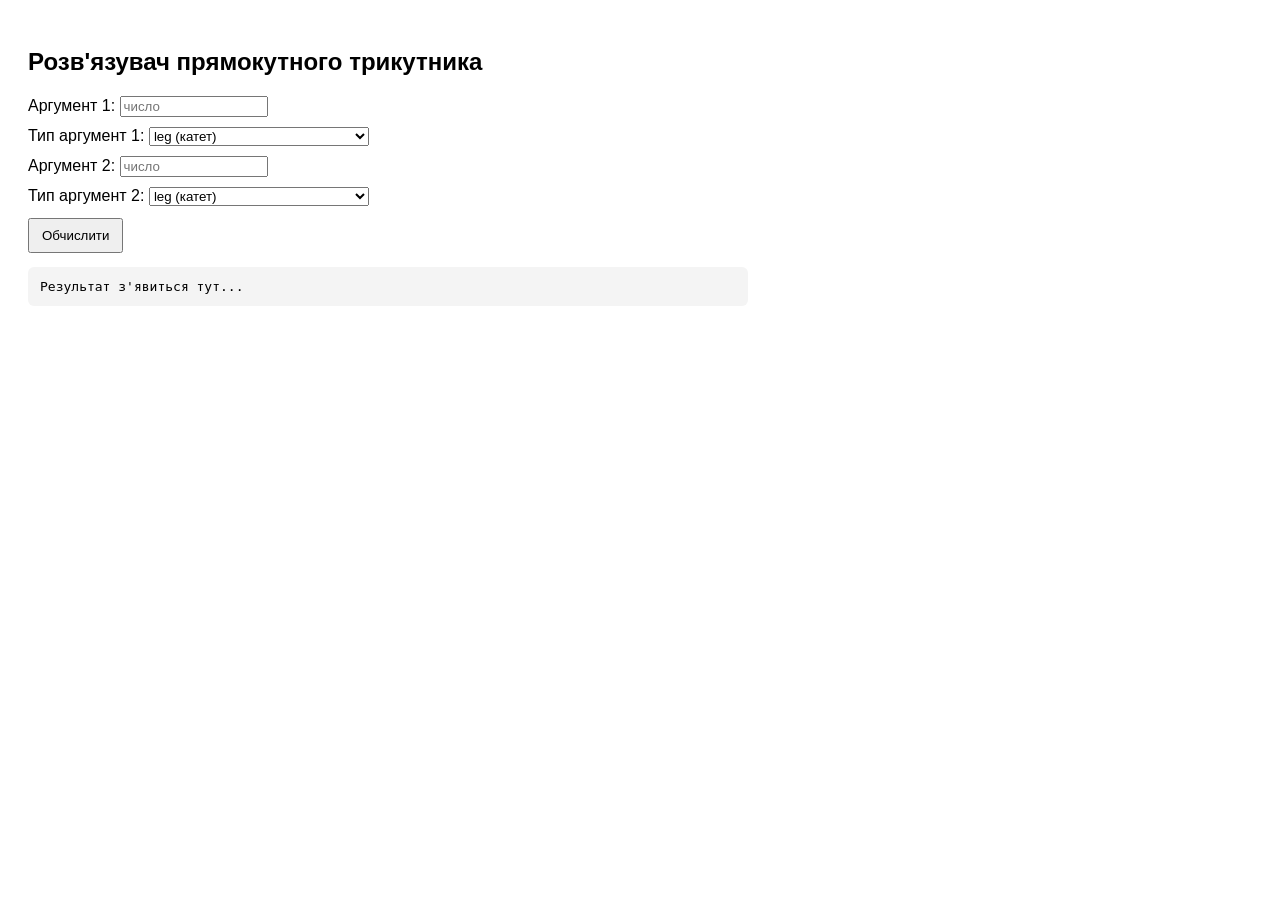
<file: Lab_1/index.html>
<!doctype html>
<html lang="uk">
<head>
  <meta charset="utf-8" />
  <title>Triangle solver — JS</title>
  <style>
    body { font-family: Arial, sans-serif; padding: 20px; max-width: 720px; }
    label { display:block; margin-top:10px; }
    input[type="number"] { width:140px; }
    select { width:220px; }
    button { margin-top:12px; padding:8px 12px; }
    pre { background:#f4f4f4; padding:12px; border-radius:6px; margin-top:14px; }
  </style>
</head>
<body>
  <h2>Розв'язувач прямокутного трикутника</h2>

  <div>
    <label>Аргумент 1:
      <input id="val1" type="number" step="any" placeholder="число">
    </label>
    <label>Тип аргумент 1:
      <select id="type1">
        <option value="leg">leg (катет)</option>
        <option value="hypotenuse">hypotenuse (гіпотенуза)</option>
        <option value="adjacent angle">adjacent angle (прилеглий кут до катета)</option>
        <option value="opposite angle">opposite angle (протилежний кут до катета)</option>
        <option value="angle">angle (гострий кут — використовувати тільки разом з hypotenuse)</option>
      </select>
    </label>

    <label>Аргумент 2:
      <input id="val2" type="number" step="any" placeholder="число">
    </label>
    <label>Тип аргумент 2:
      <select id="type2">
        <option value="leg">leg (катет)</option>
        <option value="hypotenuse">hypotenuse (гіпотенуза)</option>
        <option value="adjacent angle">adjacent angle (прилеглий кут до катета)</option>
        <option value="opposite angle">opposite angle (протилежний кут до катета)</option>
        <option value="angle">angle (гострий кут — використовувати тільки разом з hypotenuse)</option>
      </select>
    </label>

    <button id="solveBtn">Обчислити</button>

    <pre id="out">Результат з'явиться тут...</pre>
  </div>

<script>
console.log("ІНСТРУКЦІЯ: Викликати функцію triangle(value1, type1, value2, type2).");
console.log("Дозволені типи (рядки): 'leg', 'hypotenuse', 'adjacent angle', 'opposite angle', 'angle'.");
console.log("Приклади:");
console.log("  triangle(4, 'leg', 8, 'hypotenuse');");
console.log("  triangle(8, 'hypotenuse', 4, 'leg');");
console.log("Правила:");
console.log(" - 'angle' слід використовувати ТІЛЬКИ коли одним з аргументів є 'hypotenuse'.");
console.log(" - 'adjacent angle' / 'opposite angle' інтерпретуються стосовно наданого катета.");
console.log("Кути вводяться у градусах (Math.* працює в радіанах).");

function degToRad(d){ return d * Math.PI / 180; }
function radToDeg(r){ return r * 180 / Math.PI; }
function round(x, n=4){ return Math.round(x * Math.pow(10,n)) / Math.pow(10,n); }

function triangle(v1, t1, v2, t2) {
  if (typeof t1 !== 'string' || typeof t2 !== 'string') {
    console.log("Типи повинні бути рядками.");
    return "failed";
  }
  const norm = s => s.toLowerCase().trim();
  const type1 = norm(t1);
  const type2 = norm(t2);

  const allowed = ['leg','hypotenuse','adjacent angle','opposite angle','angle'];
  if (!allowed.includes(type1) || !allowed.includes(type2)) {
    console.log("Невідомий тип аргументу. Перечитайте інструкцію.");
    return "failed";
  }

  const sideTypes = ['leg','hypotenuse'];
  const hasSide = sideTypes.includes(type1) || sideTypes.includes(type2);
  if (!hasSide) {
    console.log("Потрібен хоча б один бік (leg або hypotenuse).");
    return "failed";
  }

  if ((type1 === 'angle' && type2 !== 'hypotenuse') || (type2 === 'angle' && type1 !== 'hypotenuse')) {
    console.log("Тип 'angle' використовувати можна тільки разом з 'hypotenuse'.");
    return "failed";
  }

  const num1 = Number(v1);
  const num2 = Number(v2);
  if (!isFinite(num1) || !isFinite(num2)) {
    console.log("Обидва значення повинні бути числами.");
    return "failed";
  }

  let a=null, b=null, c=null; 
  let alpha=null, beta=null; 

  try {
    if (type1 === 'leg' && type2 === 'leg') {
      a = num1; b = num2;
      if (a <= 0 || b <= 0) return "Некоректні значення: катети повинні бути > 0";
      c = Math.hypot(a,b);
      alpha = radToDeg(Math.asin(a/c));
      beta = 90 - alpha;
    }
    else if (type1 === 'leg' && type2 === 'hypotenuse' || type1 === 'hypotenuse' && type2 === 'leg') {
      if (type1 === 'leg') { a = num1; c = num2; }
      else { a = num2; c = num1; }
      if (a <= 0 || c <= 0) return "Некоректні значення: сторони повинні бути > 0";
      if (a >= c) return "Некоректні значення: катет повинен бути менший за гіпотенузу.";
      b = Math.sqrt(c*c - a*a);
      alpha = radToDeg(Math.asin(a/c));
      beta = 90 - alpha;
    }
    else if ( (type1 === 'hypotenuse' && (type2 === 'angle' || type2 === 'adjacent angle' || type2 === 'opposite angle'))
           || (type2 === 'hypotenuse' && (type1 === 'angle' || type1 === 'adjacent angle' || type1 === 'opposite angle')) ) {
      if (type1 === 'hypotenuse') { c = num1; var angleVal = num2; var angleType = type2; }
      else { c = num2; var angleVal = num1; var angleType = type1; }

      if (c <= 0) return "Некоректні значення: гіпотенуза повинна бути > 0";
      alpha = Number(angleVal);
      if (!(alpha > 0 && alpha < 90)) return "Некоректні значення: кут має бути між 0 і 90 градусами (гострий кут).";
      const ar = degToRad(alpha);
      a = c * Math.sin(ar);
      b = c * Math.cos(ar);
      beta = 90 - alpha;
    }
    else if ( (type1 === 'leg' && (type2 === 'adjacent angle' || type2 === 'opposite angle'))
           || (type2 === 'leg' && (type1 === 'adjacent angle' || type1 === 'opposite angle')) ) {
      let legVal, angleVal, angleType;
      if (type1 === 'leg') { legVal = num1; angleVal = num2; angleType = type2; }
      else { legVal = num2; angleVal = num1; angleType = type1; }

      if (legVal <= 0) return "Некоректні значення: катет повинен бути > 0";
      const theta = Number(angleVal);
      if (!(theta > 0 && theta < 90)) return "Некоректні значення: кут має бути між 0 і 90 градусами (гострий кут).";
      const tr = degToRad(theta);

      if (angleType === 'adjacent angle') {
        c = legVal / Math.cos(tr);
        a = legVal; 
        b = Math.tan(tr) * legVal;
        beta = theta; 
        alpha = 90 - beta;
      }
      else { 
        c = legVal / Math.sin(tr);
        a = legVal; 
        b = c * Math.cos(tr); 
        alpha = theta; 
        beta = 90 - alpha;
      }

      if (!(a > 0 && b > 0 && c > 0)) return "Некоректний результат — отримано не позитивні сторони.";
      if (a >= c || b >= c) return "Некоректні значення: катет повинен бути меншим за гіпотенузу.";
    }
    else {
      console.log("Несумісна пара типів аргументів. Перечитайте інструкцію.");
      return "failed";
    }

    if (!(a > 0 && b > 0 && c > 0)) return "Некоректні значення: сторони повинні бути позитивними.";
    if (a >= c || b >= c) return "Некоректні значення: катет повинен бути меншим за гіпотенузу.";
    if (!(alpha > 0 && alpha < 90) || !(beta > 0 && beta < 90)) return "Некоректні значення: кути повинні бути гострими (0 < angle < 90).";

    a = round(a, 6); b = round(b, 6); c = round(c, 6);
    alpha = round(alpha, 6); beta = round(beta, 6);

    const resultText =
`Результат:
  a = ${a}
  b = ${b}
  c = ${c}
  alpha = ${alpha}° (кут протилежний a)
  beta  = ${beta}° (кут протилежний b)`;

    console.log(resultText);
    const outEl = document.getElementById('out');
    if (outEl) outEl.textContent = resultText;
    return "success";
  }
  catch (err) {
    console.log("Сталася помилка при обчисленнях:", err);
    return "failed";
  }
}

document.getElementById('solveBtn').addEventListener('click', () => {
  const v1 = document.getElementById('val1').value;
  const v2 = document.getElementById('val2').value;
  const t1 = document.getElementById('type1').value;
  const t2 = document.getElementById('type2').value;

  const status = triangle(v1, t1, v2, t2);
  console.log("Повернено:", status);
  const outEl = document.getElementById('out');
  if (outEl && typeof status === 'string' && status !== "success") {
    outEl.textContent = "Повідомлення: " + status;
  }
});

window.triangle = triangle; 
</script>
</body>
</html>
</file>
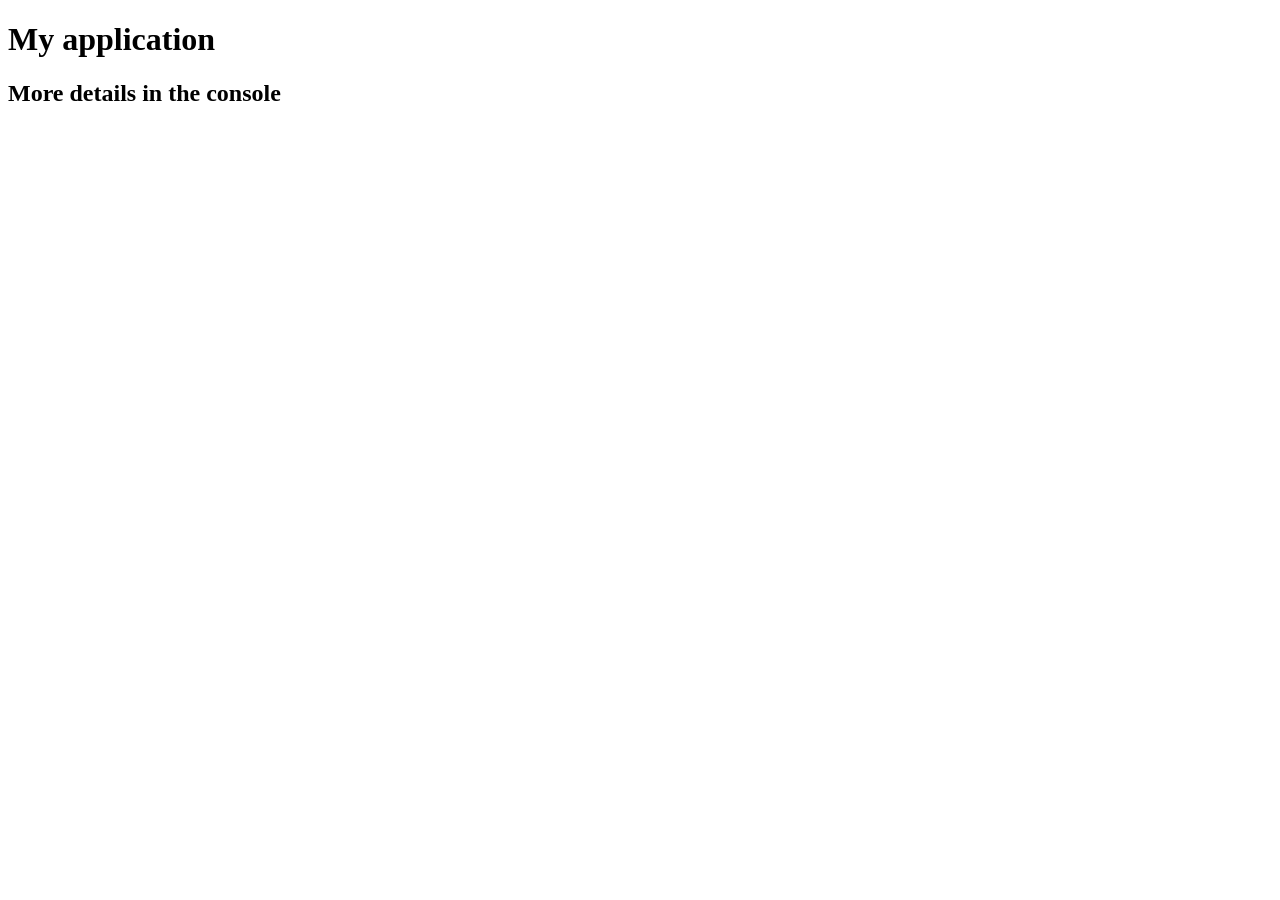
<file: Lab_3/index.html>
<!DOCTYPE html>
<html>
<head>
  <meta charset="utf-8">
  <title>My application</title>
</head>
<body>
  <h1>My application</h1>
  <h2>More details in the console</h2>

  <script src="SpeakHello.js"></script>
  <script src="SpeakGoodBye.js"></script>
  <script src="script.js"></script>
</body>
</html>
</file>
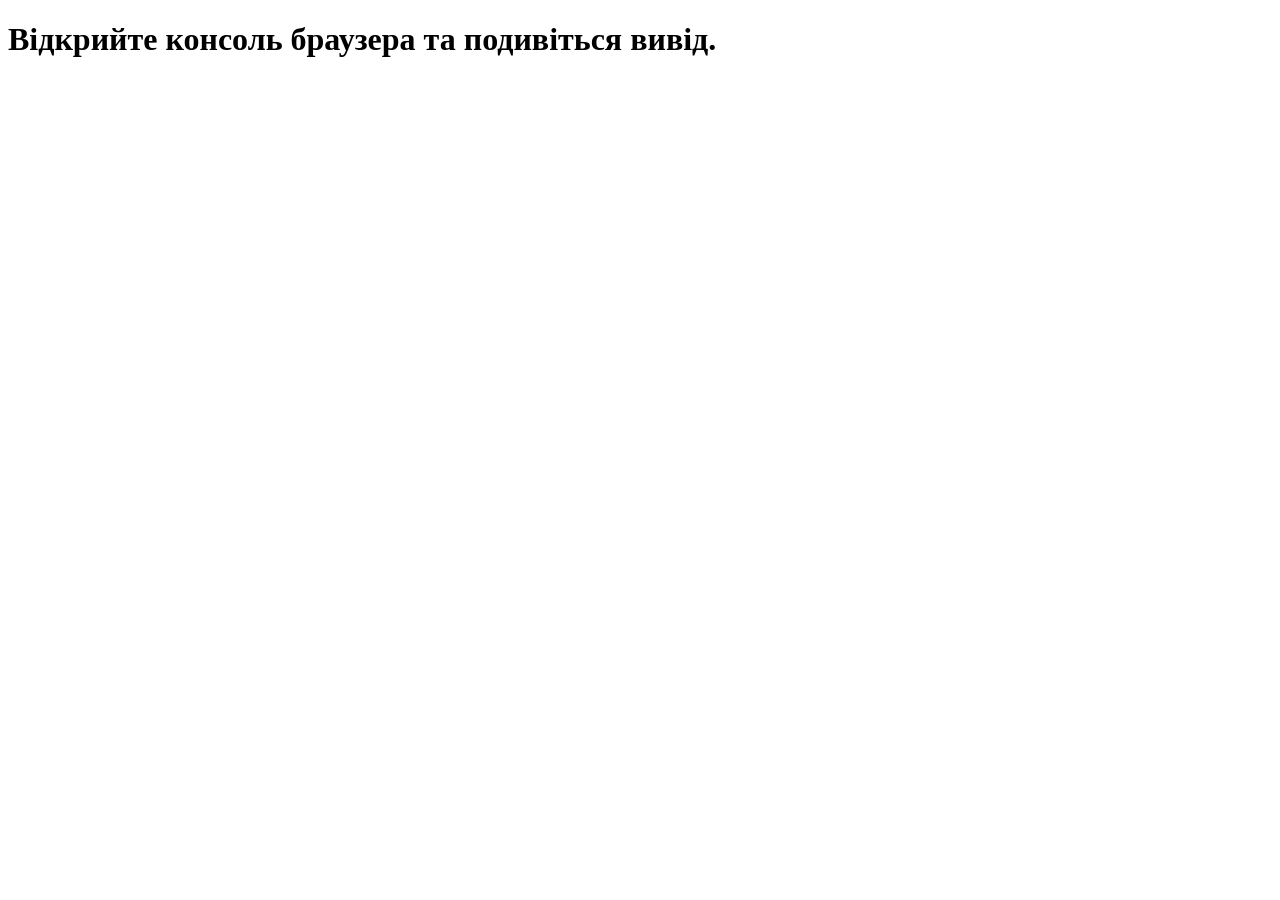
<file: Lab_4/index.html>
<!doctype html>
<html lang="uk">
<head>
    <meta charset="UTF-8" />
    <meta name="viewport" content="width=device-width, initial-scale=1.0" />
    <title></title>
    
</head>
<body>
    <h1>Відкрийте консоль браузера та подивіться вивід.</h1>
    
    <script src="sortlib.js"></script>
    <script src="app.js"></script>
</body>
</html>
</file>
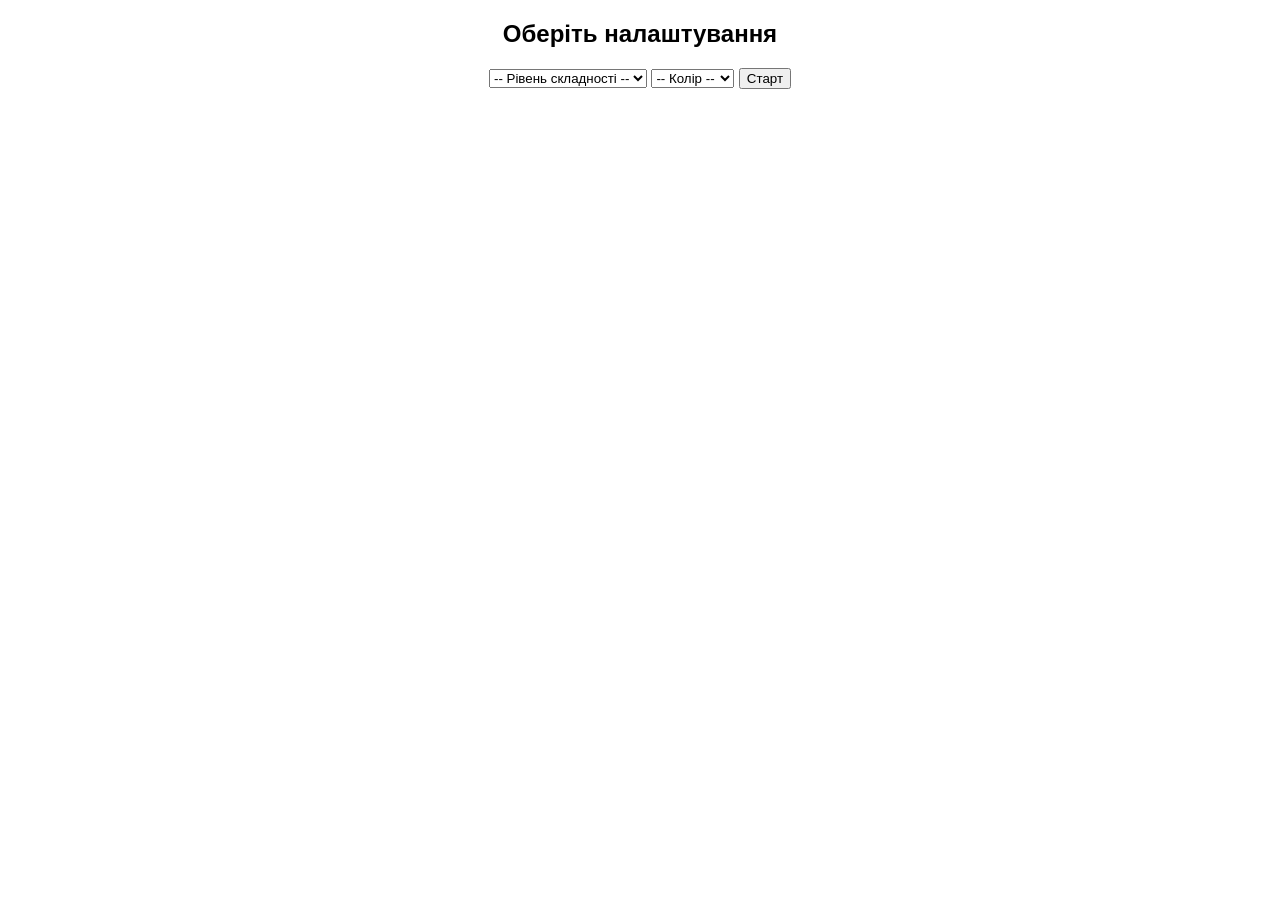
<file: Lab_5/index.html>
<!DOCTYPE html>
<html lang="uk">
<head>
  <meta charset="UTF-8">
  <title>Clicker Game</title>
  <link rel="stylesheet" href="style.css">
</head>
<body>

<div id="menu">
  <h2>Оберіть налаштування</h2>

  <select id="difficulty">
    <option value="">-- Рівень складності --</option>
    <option value="easy">Легкий</option>
    <option value="medium">Середній</option>
    <option value="hard">Важкий</option>
  </select>

  <select id="color">
    <option value="">-- Колір --</option>
    <option value="green">Зелений</option>
    <option value="red">Червоний</option>
    <option value="blue">Синій</option>
  </select>

  <button id="startBtn">Старт</button>
</div>

<div id="game" class="hidden">
  <p>Очки: <span id="score">0</span></p>
  <p>Час: <span id="time">0</span></p>

  <div id="box"></div>
</div>

<script src="script.js"></script>
</body>
</html>
</file>
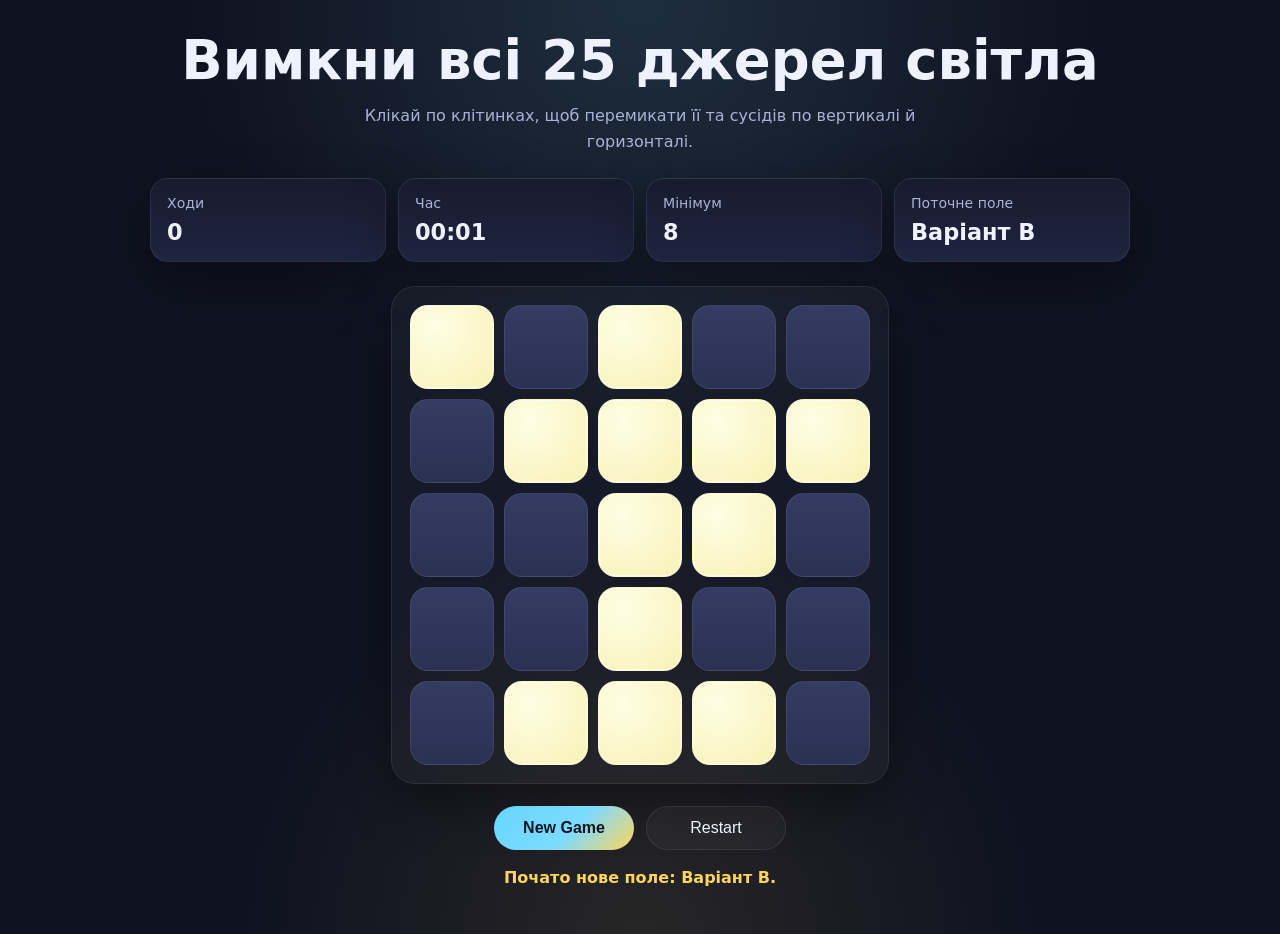
<file: Lab_6/index.html>
<!doctype html>
<html lang="uk">
<head>
  <meta charset="UTF-8" />
  <meta name="viewport" content="width=device-width, initial-scale=1.0" />
  <title>Lights Out</title>
  <link rel="stylesheet" href="./css/style.css" />
</head>
<body>
  <main class="app">
    <section class="hero">
      <h1>Вимкни всі 25 джерел світла</h1>
      <p class="subtitle">
        Клікай по клітинках, щоб перемикати її та сусідів по вертикалі й горизонталі.
      </p>
    </section>

    <section class="panel">
      <div class="stat">
        <span class="stat-label">Ходи</span>
        <strong id="moves">0</strong>
      </div>
      <div class="stat">
        <span class="stat-label">Час</span>
        <strong id="time">00:00</strong>
      </div>
      <div class="stat">
        <span class="stat-label">Мінімум</span>
        <strong id="target">—</strong>
      </div>
      <div class="stat">
        <span class="stat-label">Поточне поле</span>
        <strong id="levelName">—</strong>
      </div>
    </section>

    <section class="board-wrap">
      <div id="board" class="board" aria-label="Ігрове поле 5 на 5"></div>
    </section>

    <section class="controls">
      <button id="newGameBtn" class="btn primary">New Game</button>
      <button id="restartBtn" class="btn">Restart</button>
    </section>

    <p id="message" class="message" role="status" aria-live="polite"></p>
  </main>

  <script src="./js/app.js"></script>
</body>
</html>
</file>
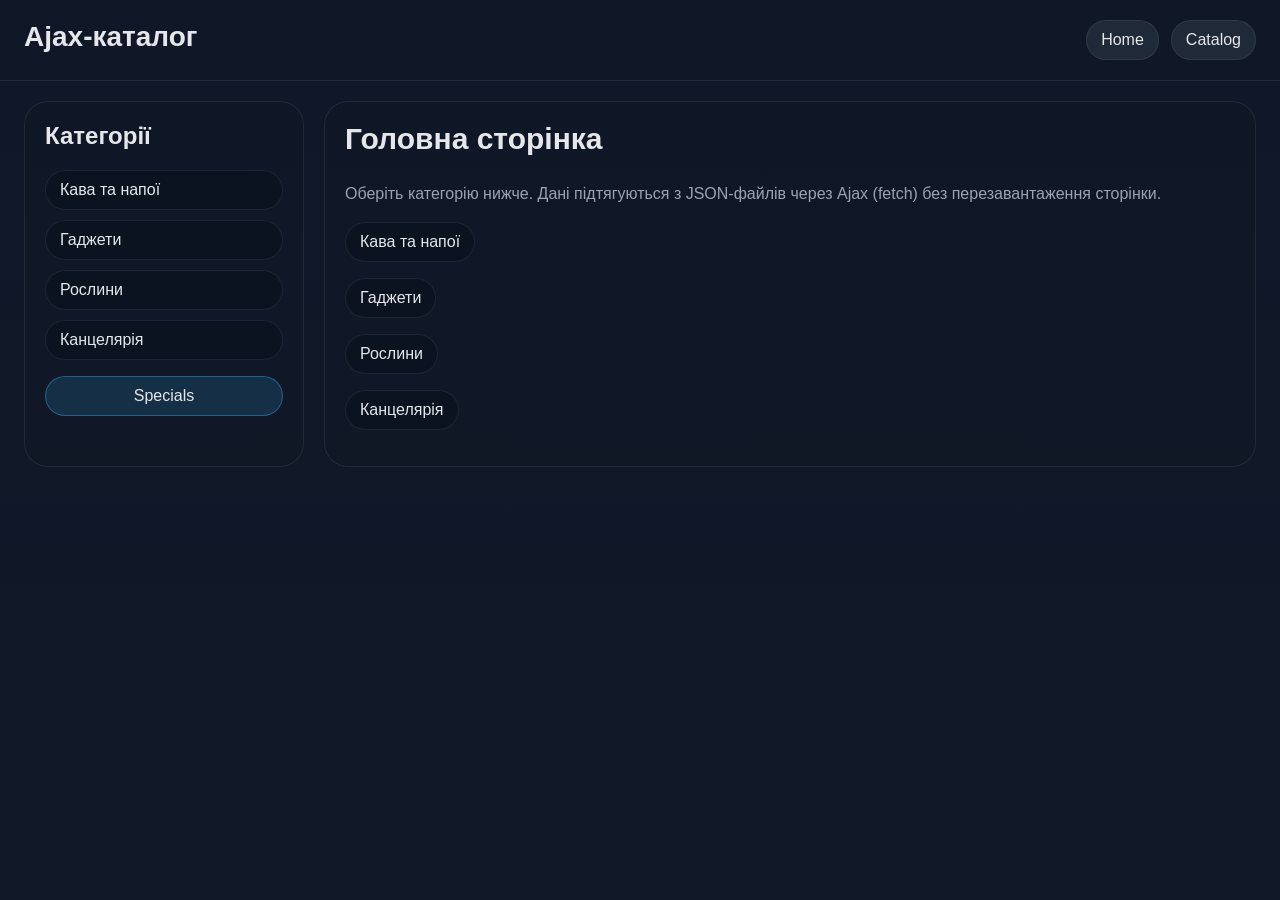
<file: Lab_7/index.html>
<!DOCTYPE html>
<html lang="uk">
<head>
  <meta charset="UTF-8" />
  <meta name="viewport" content="width=device-width, initial-scale=1.0" />
  <title>Ajax Catalog Lab</title>
  <link rel="stylesheet" href="styles.css" />
</head>
<body>
  <header class="topbar">
    <div>
      <h1>Ajax-каталог</h1>
    </div>
    <nav class="nav">
      <a href="#" id="homeLink">Home</a>
      <a href="#" id="catalogLink">Catalog</a>
    </nav>
  </header>

  <main class="layout">
    <aside class="sidebar">
      <h2>Категорії</h2>
      <div id="categoryLinks" class="links"></div>
      <a href="#" id="specialsLink" class="specials">Specials</a>
    </aside>

    <section id="app" class="content">
      <div class="loading">Оберіть категорію з каталогу або натисніть Catalog.</div>
    </section>
  </main>

  <script src="app.js"></script>
</body>
</html>
</file>
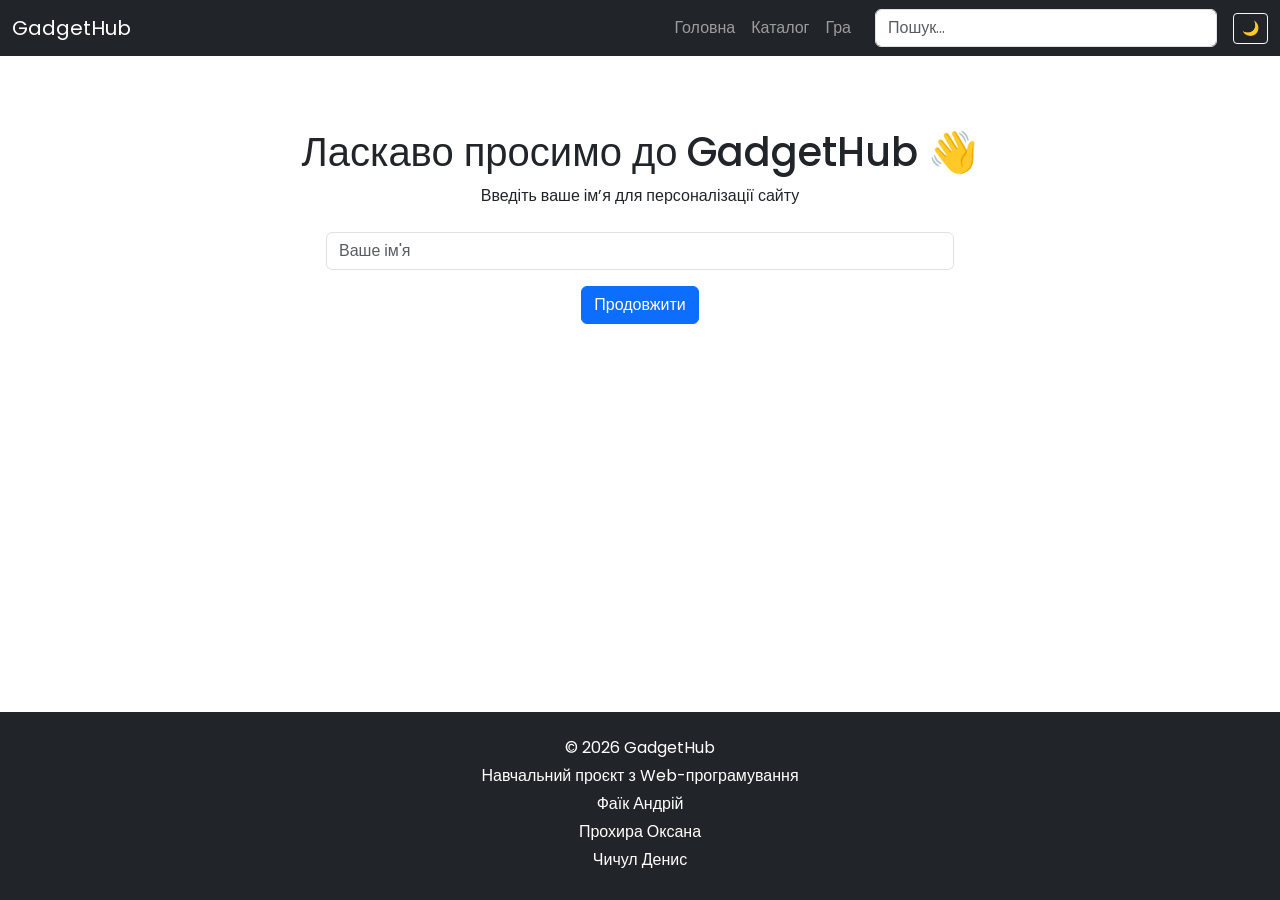
<file: TeamProject/index.html>
<!DOCTYPE html>
<html lang="uk">
  <head>
    <meta charset="UTF-8" />
    <meta name="viewport" content="width=device-width, initial-scale=1.0" />
    <title>Gadget Catalog</title>

    <!-- Google Fonts -->
    <link
      href="https://fonts.googleapis.com/css2?family=Poppins&display=swap"
      rel="stylesheet"
    />

    <!-- Bootstrap CSS -->
    <link
      href="https://cdn.jsdelivr.net/npm/bootstrap@5.3.0/dist/css/bootstrap.min.css"
      rel="stylesheet"
    />

    <!-- Styles -->
    <link rel="stylesheet" href="css/styles.css" />

    <!-- Favicon -->
    <link rel="icon" href="img/main_image.png?v=2" />
  </head>

  <body>
    <!-- Navbar -->
    <nav class="navbar navbar-expand-lg navbar-dark bg-dark">
      <div class="container">
        <!-- Logo -->
        <a class="navbar-brand" href="#home"> GadgetHub </a>

        <!-- Burger -->
        <button
          class="navbar-toggler"
          type="button"
          data-bs-toggle="collapse"
          data-bs-target="#nav"
        >
          ☰
        </button>

        <!-- Menu -->
        <div class="collapse navbar-collapse" id="nav">
          <!-- Navigation -->
          <ul class="navbar-nav ms-auto">
            <li class="nav-item">
              <a class="nav-link" href="#home"> Головна </a>
            </li>

            <li class="nav-item">
              <a class="nav-link" href="#catalog"> Каталог </a>
            </li>

            <li class="nav-item">
              <a class="nav-link" href="#game"> Гра </a>
            </li>
          </ul>

          <!-- Sort -->
          <select
            id="sortSelect"
            class="form-select ms-3"
            onchange="sortItems()"
            style="max-width: 220px"
          >
            <option value="default">Без сортування</option>

            <option value="priceAsc">Ціна ↑</option>

            <option value="priceDesc">Ціна ↓</option>

            <option value="favorites">❤️ Обрані товари</option>
          </select>

          <!-- Search -->
          <div id="searchForm" class="d-flex ms-3">
            <input
              class="form-control"
              type="search"
              placeholder="Пошук..."
              id="searchInput"
              oninput="searchItems()"
            />
          </div>

          <!-- Theme -->
          <button
            class="btn btn-sm btn-outline-light ms-3"
            onclick="toggleTheme()"
          >
            🌙
          </button>
        </div>
      </div>
    </nav>

    <!-- Main -->
    <div class="container mt-4 flex-grow-1">
      <!-- SPA Content -->
      <div id="app"></div>
    </div>

    <!-- Footer -->
    <footer class="bg-dark text-white text-center p-4 mt-5">
      <p class="mb-1">© 2026 GadgetHub</p>

      <p class="mb-1">Навчальний проєкт з Web-програмування</p>

      <p class="mb-1">Фаїк Андрій</p>

      <p class="mb-1">Прохира Оксана</p>

      <p class="mb-1">Чичул Денис</p>
    </footer>

    <!-- Bootstrap JS -->
    <script src="https://cdn.jsdelivr.net/npm/bootstrap@5.3.0/dist/js/bootstrap.bundle.min.js"></script>

    <!-- Scripts -->
    <script src="js/router.js"></script>
    <script src="js/app.js"></script>
    <script src="js/game.js"></script>
  </body>
</html>
</file>
<file: Lab_5/style.css>
body {
  font-family: Arial;
  text-align: center;
}

.hidden {
  display: none;
}

#game {
  position: relative;
  width: 100%;
  height: 90vh; 
  border: 2px solid black;
  margin-top: 20px;
  overflow: hidden;
}

#box {
  position: absolute;
  width: 60px;
  height: 60px;
  cursor: pointer;
}
</file>
<file: Lab_6/css/style.css>
* {
  box-sizing: border-box;
}

:root {
  --bg: #0f1220;
  --panel: #171b2e;
  --panel-2: #1f2440;
  --text: #eef2ff;
  --muted: #aab3d6;
  --accent: #7cdbff;
  --accent-2: #ffd55d;
  --on: #f7f2b6;
  --off: #2a3152;
  --border: rgba(255, 255, 255, 0.08);
  --shadow: 0 18px 50px rgba(0, 0, 0, 0.35);
}

html, body {
  margin: 0;
  min-height: 100%;
}

body {
  font-family: Inter, system-ui, -apple-system, BlinkMacSystemFont, "Segoe UI", sans-serif;
  background:
    radial-gradient(circle at top, rgba(124, 219, 255, 0.14), transparent 40%),
    radial-gradient(circle at bottom, rgba(255, 213, 93, 0.10), transparent 35%),
    var(--bg);
  color: var(--text);
}

.app {
  width: min(980px, calc(100% - 32px));
  margin: 0 auto;
  padding: 32px 0 40px;
}

.hero {
  text-align: center;
  margin-bottom: 20px;
}

.eyebrow {
  margin: 0 0 10px;
  color: var(--accent);
  text-transform: uppercase;
  letter-spacing: 0.12em;
  font-size: 0.78rem;
}

h1 {
  margin: 0;
  font-size: clamp(2rem, 5vw, 3.4rem);
  line-height: 1.05;
}

.subtitle {
  margin: 14px auto 0;
  max-width: 58ch;
  color: var(--muted);
  line-height: 1.6;
}

.panel {
  display: grid;
  grid-template-columns: repeat(4, minmax(0, 1fr));
  gap: 12px;
  margin: 24px 0;
}

.stat {
  background: linear-gradient(180deg, var(--panel), var(--panel-2));
  border: 1px solid var(--border);
  border-radius: 18px;
  padding: 16px;
  box-shadow: var(--shadow);
}

.stat-label {
  display: block;
  color: var(--muted);
  font-size: 0.88rem;
  margin-bottom: 8px;
}

.stat strong {
  font-size: 1.4rem;
}

.board-wrap {
  display: flex;
  justify-content: center;
}

.board {
  display: grid;
  grid-template-columns: repeat(5, minmax(52px, 84px));
  gap: 10px;
  padding: 18px;
  background: rgba(255, 255, 255, 0.03);
  border: 1px solid var(--border);
  border-radius: 24px;
  box-shadow: var(--shadow);
}

.cell {
  width: 100%;
  aspect-ratio: 1 / 1;
  border: 1px solid rgba(255, 255, 255, 0.08);
  border-radius: 18px;
  cursor: pointer;
  transition: transform 0.12s ease, box-shadow 0.12s ease, background 0.12s ease;
  font-size: 0;
}

.cell:hover {
  transform: translateY(-1px);
}

.cell.on {
  background: radial-gradient(circle at 30% 25%, #fffde4, var(--on));
  box-shadow: inset 0 0 0 1px rgba(255,255,255,0.45);
}

.cell.off {
  background: linear-gradient(180deg, #353c63, var(--off));
}

.cell:focus-visible {
  outline: 3px solid var(--accent);
  outline-offset: 2px;
}

.controls {
  display: flex;
  justify-content: center;
  gap: 12px;
  margin-top: 22px;
  flex-wrap: wrap;
}

.btn {
  border: 1px solid var(--border);
  background: rgba(255, 255, 255, 0.04);
  color: var(--text);
  padding: 12px 18px;
  border-radius: 999px;
  cursor: pointer;
  min-width: 140px;
  font-size: 1rem;
  transition: transform 0.12s ease, background 0.12s ease;
}

.btn:hover {
  transform: translateY(-1px);
  background: rgba(255, 255, 255, 0.08);
}

.btn.primary {
  background: linear-gradient(135deg, #67d6ff, #7cdbff 55%, #ffd55d);
  color: #101425;
  font-weight: 700;
  border: none;
}

.message {
  min-height: 1.6em;
  text-align: center;
  color: var(--accent-2);
  margin: 18px 0 0;
  font-weight: 600;
}

@media (max-width: 760px) {
  .panel {
    grid-template-columns: repeat(2, minmax(0, 1fr));
  }

  .board {
    gap: 8px;
    padding: 14px;
    grid-template-columns: repeat(5, minmax(42px, 1fr));
  }

  .btn {
    min-width: 120px;
  }
}

@media (max-width: 430px) {
  .app {
    width: min(100% - 20px, 980px);
    padding-top: 18px;
  }

  .panel {
    grid-template-columns: 1fr 1fr;
  }

  .stat {
    padding: 14px;
  }
}
</file>
<file: Lab_7/styles.css>
:root {
  --bg: #0f172a;
  --panel: #111827;
  --panel-2: #1f2937;
  --text: #e5e7eb;
  --muted: #9ca3af;
  --accent: #38bdf8;
  --card: #0b1220;
  --border: rgba(255,255,255,.08);
}

* { box-sizing: border-box; }

html, body {
  margin: 0;
  min-height: 100%;
  font-family: Arial, Helvetica, sans-serif;
  background: linear-gradient(180deg, #0f172a, #111827);
  color: var(--text);
}

a { color: inherit; text-decoration: none; }

.topbar {
  display: flex;
  justify-content: space-between;
  align-items: center;
  gap: 16px;
  padding: 20px 24px;
  border-bottom: 1px solid var(--border);
  background: rgba(17, 24, 39, .85);
  position: sticky;
  top: 0;
  backdrop-filter: blur(8px);
}

.topbar h1 { margin: 0 0 6px; font-size: 28px; }
.topbar p { margin: 0; color: var(--muted); }

.nav {
  display: flex;
  gap: 12px;
  flex-wrap: wrap;
}

.nav a, .specials, .cat-link, .back-btn {
  display: inline-flex;
  align-items: center;
  justify-content: center;
  padding: 10px 14px;
  border: 1px solid var(--border);
  border-radius: 999px;
  background: var(--panel-2);
  transition: .2s ease;
}

.nav a:hover, .specials:hover, .cat-link:hover, .back-btn:hover {
  transform: translateY(-1px);
  border-color: rgba(56,189,248,.5);
}

.layout {
  display: grid;
  grid-template-columns: 280px 1fr;
  gap: 20px;
  padding: 20px 24px 28px;
}

.sidebar, .content {
  background: rgba(17,24,39,.75);
  border: 1px solid var(--border);
  border-radius: 24px;
  padding: 20px;
}

.sidebar h2 { margin-top: 0; }
.links {
  display: grid;
  gap: 10px;
  margin-bottom: 16px;
}

.cat-link {
  justify-content: flex-start;
  text-align: left;
  background: var(--card);
}

.specials {
  width: 100%;
  background: rgba(56,189,248,.15);
  border-color: rgba(56,189,248,.35);
}

.content h2 {
  margin-top: 0;
  font-size: 30px;
}

.notes, .muted, .loading {
  color: var(--muted);
  line-height: 1.6;
}

.grid {
  display: grid;
  grid-template-columns: repeat(auto-fit, minmax(220px, 1fr));
  gap: 16px;
  margin-top: 18px;
}

.card {
  background: var(--card);
  border: 1px solid var(--border);
  border-radius: 20px;
  overflow: hidden;
  box-shadow: 0 18px 35px rgba(0,0,0,.22);
}

.card img {
  width: 100%;
  height: 180px;
  object-fit: cover;
  display: block;
  border-bottom: 1px solid var(--border);
}

.card-body { padding: 14px; }
.card h3 { margin: 0 0 8px; font-size: 18px; }
.price {
  font-weight: bold;
  color: #7dd3fc;
  margin-top: 10px;
  font-size: 18px;
}

.toolbar {
  display: flex;
  justify-content: space-between;
  gap: 12px;
  align-items: center;
  flex-wrap: wrap;
}

.back-btn {
  background: transparent;
}

@media (max-width: 860px) {
  .layout { grid-template-columns: 1fr; }
  .topbar { flex-direction: column; align-items: flex-start; }
}
</file>
<file: TeamProject/css/styles.css>
html,
body {
  height: 100%;
}

body {
  display: flex;
  flex-direction: column;
  min-height: 100vh;
  font-family: "Poppins", sans-serif;
}

.card {
  transition: 0.3s;
}

.card:hover {
  transform: scale(1.05);
  transition: 0.3s;
}

.card-img-top {
  width: 100%;
  height: 200px;
  object-fit: contain;
  background: #f5f5f5;
}

.card-body {
  display: flex;
  flex-direction: column;
  flex: 1;
}

.card-text {
  flex: 1;
}

.full-text {
  transition: all 0.3s ease;
}

.highlight {
  background-color: yellow;
}

.dark {
  background-color: #121212;
  color: white;
}

.dark .card {
  background-color: #1e1e1e;
  color: white;
}

footer {
  margin-top: auto;
}


/* телефони */
@media (max-width: 575px) {
  h1 {
    font-size: 24px;
    text-align: center;
  }

  h2 {
    font-size: 20px;
  }

  #gameArea {
    height: 40vh !important;
  }

  .navbar-brand {
    font-size: 18px;
  }

  .navbar-nav .nav-item {
    margin-bottom: 10px;
  }

  .navbar .form-control {
    width: 100%;
  }

  .navbar-collapse {
    padding-top: 15px;
    padding-bottom: 15px;
  }

  .card-img-top {
    height: 150px;
  }

  #searchForm {
    margin-bottom: 15px;
  }

  #searchInput {
    margin-top: 5px;
  }

  footer {
    font-size: 14px;
  }
}

/* планшети */
@media (min-width: 576px) and (max-width: 767px) {
  .card-img-top {
    height: 180px;
  }

  h1 {
    font-size: 32px;
  }

  .navbar-nav .nav-item {
    margin-bottom: 10px;
  }

  .navbar-collapse {
    padding-top: 15px;
    padding-bottom: 15px;
  }

  #searchForm {
    margin-bottom: 15px;
  }

  #searchInput {
    margin-top: 5px;
  }
}

/* ноутбуки */
@media (min-width: 768px) and (max-width: 991px) {
  .card-img-top {
    height: 190px;
  }
}

/* середні планшети */
@media (min-width: 992px) and (max-width: 1199px) {
  .card-img-top {
    height: 170px;
  }
}

/* великі екрани */
@media (min-width: 1200px) {
  .container {
    max-width: 1400px;
  }

  .card:hover {
    transform: scale(1.07);
  }
}
</file>
